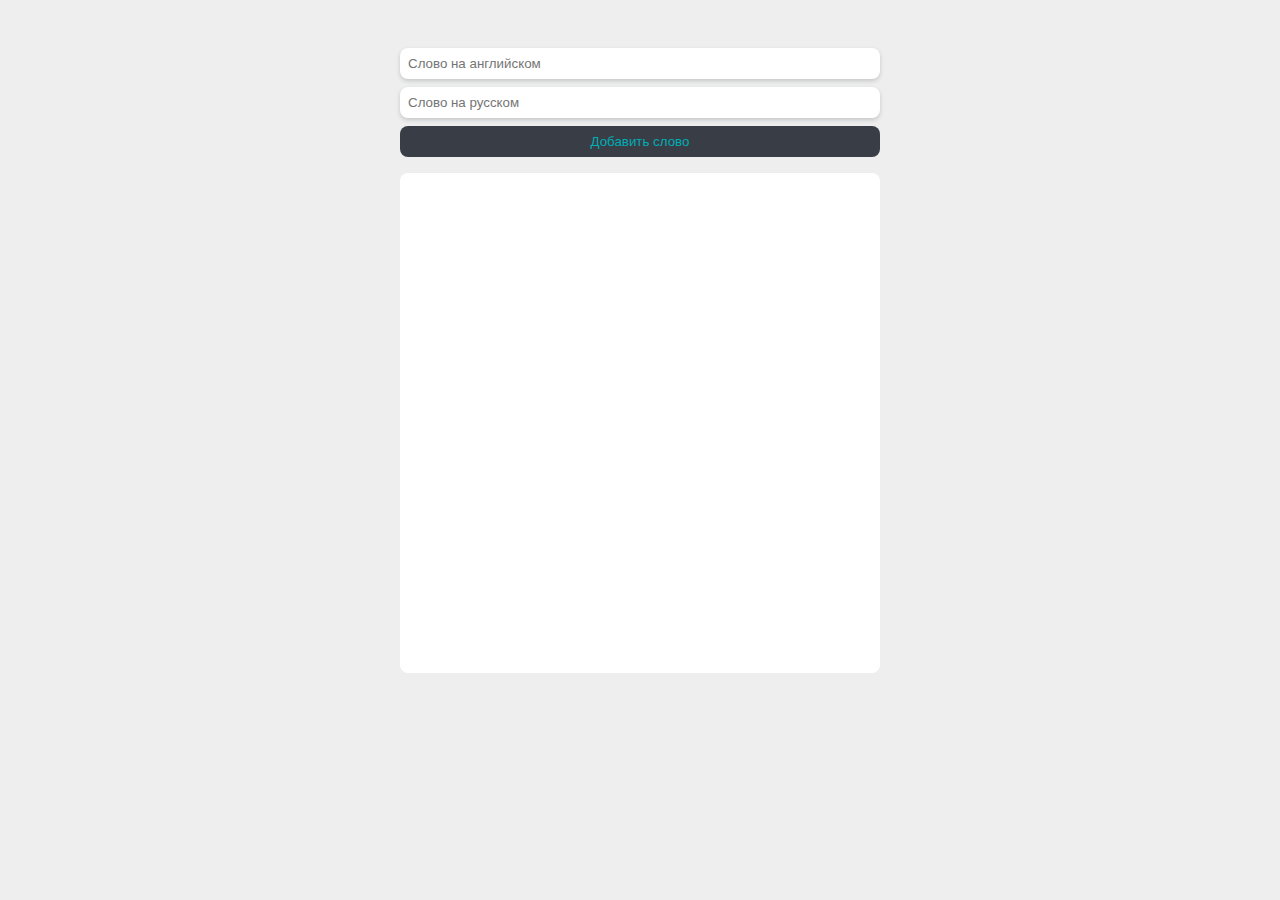
<file: add-hero/index.html>
<!DOCTYPE html>
<html lang="en">
  <head>
    <meta charset="UTF-8" />
    <meta name="viewport" content="width=device-width, initial-scale=1.0" />
    <link rel="stylesheet" href="./style.css" />

    <title>Add card word</title>
  </head>

  <body>
    <section class="container">
      <div class="addWordForm">
        <input
          type="text"
          id="englishWordInput"
          placeholder="Слово на английском" />

        <input
          type="text"
          id="russianWordInput"
          placeholder="Слово на русском" />

        <button id="addButton">Добавить слово</button>
      </div>

      <div id="wordsContainer">
        <!-- <div>
          <h3>Demo</h3>
          <p>Демо</p>
        </div> -->
      </div>
    </section>

    <script src="./index.js"></script>
  </body>
</html>
</file>
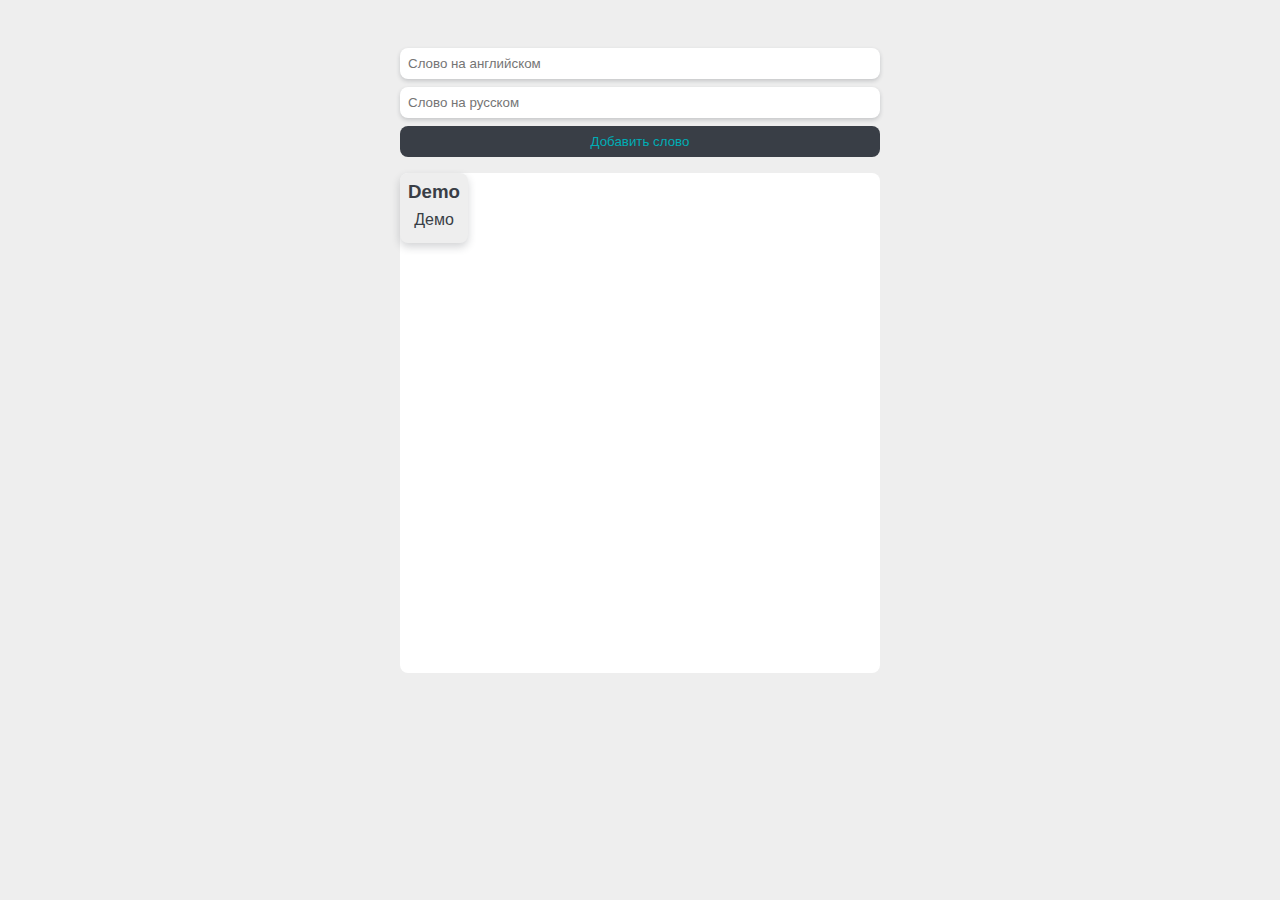
<file: add-something/index.html>
<!DOCTYPE html>
<html lang="en">
  <head>
    <meta charset="UTF-8" />
    <meta name="viewport" content="width=device-width, initial-scale=1.0" />
    <link rel="stylesheet" href="./style.css" />

    <title>Add card word</title>
  </head>
  <body>
    <div class="container">
      <div class="addWordForm">
        <input
          type="text"
          id="englishWordInput"
          placeholder="Слово на английском" />

        <input
          type="text"
          id="russianWordInput"
          placeholder="Слово на русском" />

        <button id="addButton">Добавить слово</button>
      </div>
      <div id="wordsContainer">
        <div>
          <h3>Demo</h3>
          <p>Демо</p>
        </div>
      </div>
    </div>
    <script src="./index.js"></script>
  </body>
</html>
</file>
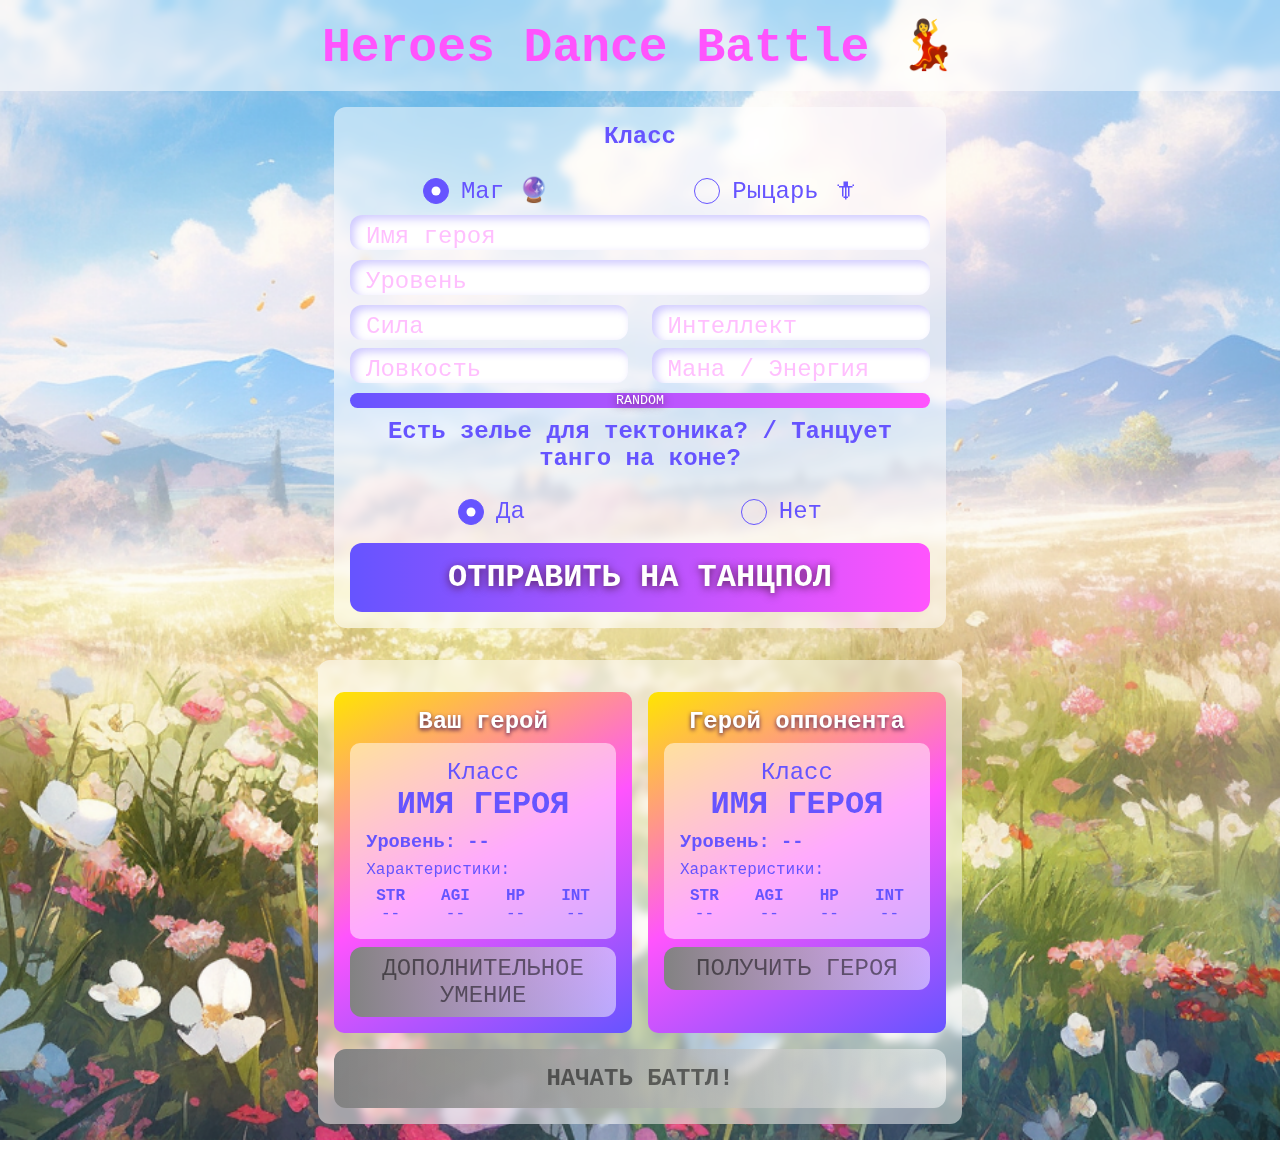
<file: dance-battle/index.html>
<!DOCTYPE html>
<html lang="en">
	<head>
		<meta charset="UTF-8" />
		<meta
			name="viewport"
			content="width=device-width, user-scalable=no, initial-scale=1.0, maximum-scale=1.0, minimum-scale=1.0"
		/>
		<meta http-equiv="X-UA-Compatible" content="ie=edge" />
		<title>Heroes Dance Battle 💃</title>
		<link rel="shortcut icon" href="images/favicon.ico" type="image/x-icon" />
		<link rel="stylesheet" href="styles.css" />
	</head>
	<body>
		<header>
			<div class="container">
				<h1 class="page-heading">Heroes Dance Battle 💃</h1>
			</div>
		</header>
		<main class="container">
			<div class="game-zones">
				<section class="form-wrapper">
					<form id="heroForm" class="form">
						<label class="radio-label-title">Класс</label>

						<div class="radio-row">
							<input class="radio-input" name="class" type="radio" id="classMage" value="Mage" checked />
							<label class="radio-label-text" for="classMage">Маг 🔮</label>

							<input class="radio-input" type="radio" id="classKnight" name="class" value="Knight" />
							<label class="radio-label-text" for="classKnight">Рыцарь 🗡</label>
						</div>
						<input class="form-input" type="text" id="name" name="name" maxlength="24" placeholder="Имя героя" />
						<input class="form-input" type="number" id="level" min="1" max="10" name="level" placeholder="Уровень" />

						<div class="form-parameters">
							<input
								class="form-input parameter-input"
								type="number"
								min="1"
								max="99"
								id="strength"
								name="strength"
								placeholder="Сила"
							/>
							<input
								class="form-input parameter-input"
								type="number"
								min="1"
								max="99"
								id="intelligence"
								name="intelligence"
								placeholder="Интеллект"
							/>
							<input
								class="form-input parameter-input"
								type="number"
								min="1"
								max="99"
								id="agility"
								name="agility"
								placeholder="Ловкость"
							/>
							<input
								class="form-input parameter-input"
								type="number"
								id="additionalStat"
								min="1"
								name="additionalStat"
								placeholder="Мана / Энергия"
							/>
						</div>
						<button id="randomBtn">Random</button>
						<label class="radio-label-title" id="additionalAbilityText"
							>Есть зелье для тектоника? / Танцует танго на коне?</label
						>
						<div class="radio-row">
							<input
								class="radio-input"
								type="radio"
								id="additionalAbilityTrue"
								name="additionalAbility"
								value="true"
								checked
							/>
							<label class="radio-label-text" for="additionalAbilityTrue">Да</label>

							<input
								class="radio-input"
								type="radio"
								id="additionalAbilityFalse"
								name="additionalAbility"
								value="false"
							/>
							<label class="radio-label-text" for="additionalAbilityFalse">Нет</label>
						</div>
						<button class="form-button" id="sendToBattleButton" type="button">Отправить на танцпол</button>
					</form>
				</section>

				<section class="battle-zone">
					<div class="cards">
						<div class="card-wrapper" id="hero1">
							<h2 class="card-heading">Ваш герой</h2>
							<div class="card">
								<div class="card-title">
									<h2 id="playerHeroClass" class="card-class">Класс</h2>
									<h2 id="playerHeroName" class="card-title-text">Имя героя</h2>
								</div>
								<div class="card-description">
									<h3 class="card-level">
										Уровень:
										<span id="playerHeroLevel" class="hero-level-amount">--</span>
									</h3>
									<p class="card-parameters-heading">Характеристики:</p>
									<div class="card-parameters">
										<div class="card-parameter">
											<p class="card-parameter-title">STR</p>
											<span id="playerHeroStrength" class="card-parameter-value">--</span>
										</div>
										<div class="card-parameter">
											<p class="card-parameter-title">AGI</p>
											<span id="playerHeroAgility" class="card-parameter-value">--</span>
										</div>
										<div class="card-parameter">
											<p class="card-parameter-title">HP</p>
											<span id="playerHeroHp" class="card-parameter-value">--</span>
										</div>
										<div class="card-parameter">
											<p class="card-parameter-title">INT</p>
											<span id="playerHeroIntelligence" class="card-parameter-value">--</span>
										</div>
									</div>
								</div>
							</div>
							<button id="doSkillButton" class="card-button" disabled>Дополнительное умение</button>
						</div>
						<div class="card-wrapper" id="hero2">
							<h2 class="card-heading">Герой оппонента</h2>
							<div class="card">
								<div class="card-title">
									<h2 id="enemyHeroClass" class="card-class">Класс</h2>
									<h2 id="enemyHeroName" class="card-title-text">Имя героя</h2>
								</div>
								<div class="card-description">
									<h3 class="card-level">
										Уровень:
										<span id="enemyHeroLevel" class="hero-level-amount">--</span>
									</h3>
									<p class="card-parameters-heading">Характеристики:</p>
									<div class="card-parameters">
										<div class="card-parameter">
											<p class="card-parameter-title">STR</p>
											<span id="enemyHeroStrength" class="card-parameter-value">--</span>
										</div>
										<div class="card-parameter">
											<p class="card-parameter-title">AGI</p>
											<span id="enemyHeroAgility" class="card-parameter-value">--</span>
										</div>
										<div class="card-parameter">
											<p class="card-parameter-title">HP</p>
											<span id="enemyHeroHp" class="card-parameter-value">--</span>
										</div>
										<div class="card-parameter">
											<p class="card-parameter-title">INT</p>
											<span id="enemyHeroIntelligence" class="card-parameter-value">--</span>
										</div>
									</div>
								</div>
							</div>
							<button id="getEnemyButton" class="card-button" disabled>Получить героя</button>
						</div>
					</div>
					<button id="startBattleButton" class="battle-zone-button" disabled>Начать баттл!</button>
				</section>
			</div>
		</main>
		<script src="./unsplash-api.js"></script>
		<script src="classes.js"></script>
		<script src="script.js"></script>
	</body>
</html>
</file>
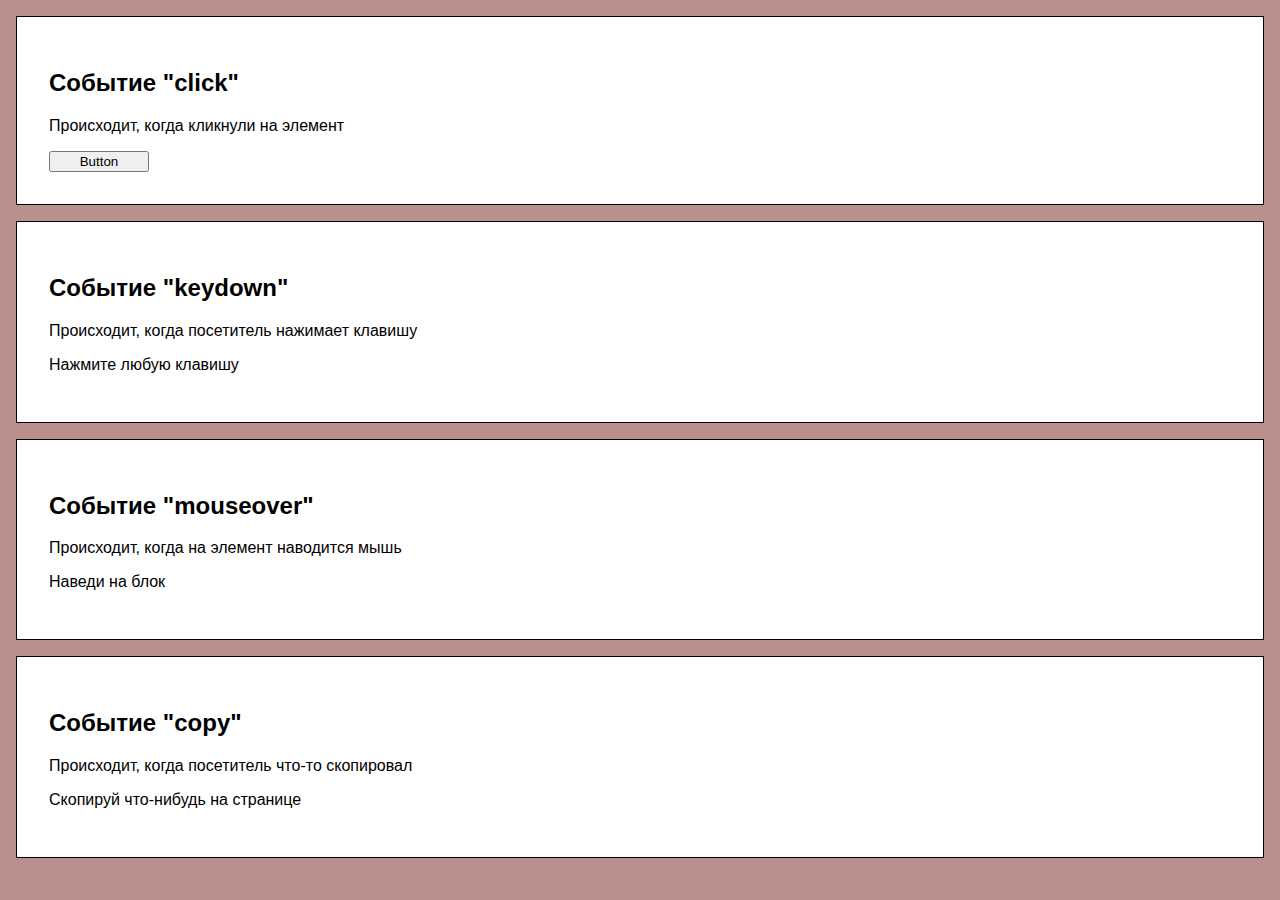
<file: event-demo/index.html>
<!DOCTYPE html>
<html>
  <head>
    <title>Events</title>
    <meta charset="UTF-8" />

    <link rel="styleshee" href="src/styles.css" />


    <style>
      body {
        margin: 0;
        font-family: sans-serif;
        background-color: rosybrown;
      }

      h3 {
        margin-top: 0;
      }

      .main {
        padding: 1rem;
      }

      .main__section {
        padding: 2rem;
        border: 1px solid black;
        margin-bottom: 1rem;
        background-color: white;
      }

      .my-button {
        min-width: 100px;
        margin-top: 1rem;
      }
    </style>
  </head>

  <body>

    <main class="main">

      <section class="main__section">
        <h2>Событие "click"</h2>
        <div>Происходит, когда кликнули на элемент</div>
        <button class="my-button">Button</button>
      </section>

      <section class="main__section">
        <h2>Событие "keydown"</h2>
        <div>Происходит, когда посетитель нажимает клавишу</div>
        <p id="last-key">Нажмите любую клавишу</p>
      </section>

      <section class="main__section" id="hover-me">
        <h2>Событие "mouseover"</h2>
        <p>Происходит, когда на элемент наводится мышь</p>
        <p>Наведи на блок</p>
      </section>

      <section class="main__section">
        <h2>Событие "copy"</h2>
        <p>Происходит, когда посетитель что-то скопировал</p>
        <p id="copy">Скопируй что-нибудь на странице</p>
      </section>

    </main>
  </body>
  <script src="./index.js"></script>

</html>
</file>
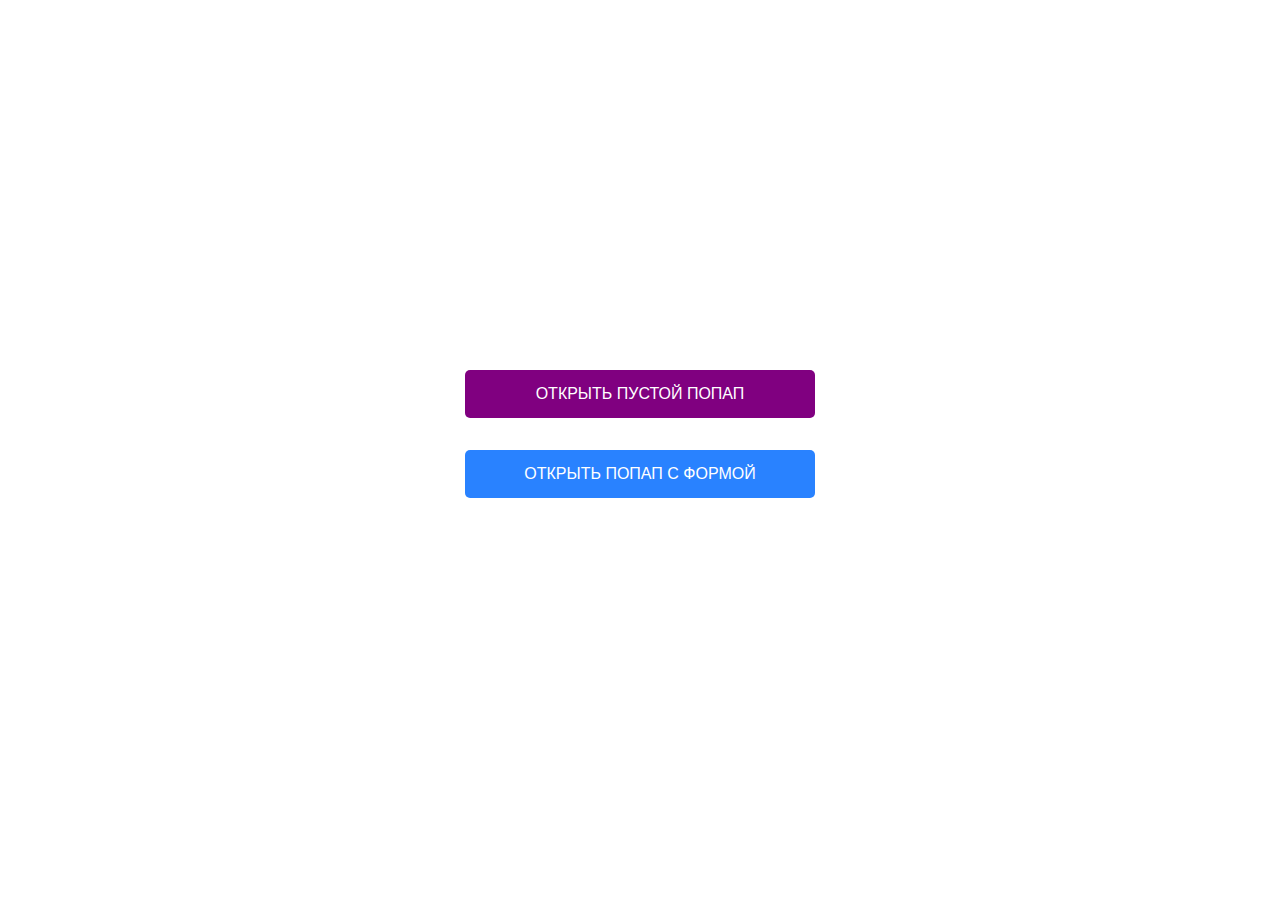
<file: inherit-demo/index.html>
<!DOCTYPE html>
<html lang="en">
  <head>
    <meta charset="UTF-8" />
    <meta name="viewport" content="width=device-width, initial-scale=1.0" />
    <title>Document</title>
    <link href="./style/style.css" rel="stylesheet" />
  </head>
  <body>
    <div class="wrapper">
      <a href="#" class="open-popup">Открыть пустой попап</a>
      <a href="#" class="open-popup open-popup_form">Открыть попап с формой</a>
    </div>

    <div class="popup__bg">
      <div class="popup">
        <svg
          class="close-popup"
          xmlns="http://www.w3.org/2000/svg"
          width="24"
          height="24"
          viewBox="0 0 24 24">
          <path
            fill="purple"
            d="M23.954 21.03l-9.184-9.095 9.092-9.174-2.832-2.807-9.09 9.179-9.176-9.088-2.81 2.81 9.186 9.105-9.095 9.184 2.81 2.81 9.112-9.192 9.18 9.1z" />
        </svg>
      </div>
    </div>

    <form id="form" class="popup popup_form">
      <svg class="close-popup" xmlns="http://www.w3.org/2000/svg" width="24" height="24" viewBox="0 0 24 24"><path fill="#2982ff" d="M23.954 21.03l-9.184-9.095 9.092-9.174-2.832-2.807-9.09 9.179-9.176-9.088-2.81 2.81 9.186 9.105-9.095 9.184 2.81 2.81 9.112-9.192 9.18 9.1z"/></svg>
      <label>
          <input id="inputName" type="text" name="name">
          <div class="label__text">
              Ваше имя
          </div>
      </label>
      <label>
          <input id="inputPhone" type="tel" name="tel">
          <div class="label__text">
              Ваш телефон
          </div>
      </label>
      <label>
          <textarea id="textMessage" name="message"></textarea>
          <div class="label__text">
              Ваше сообщение
          </div>
      </label>
      <button id="submitFormButton" type="submit">Отправить</button>
  </form>
</div>  

    <script type="module" src="./js/index.js"></script>
  </body>
</html>
</file>
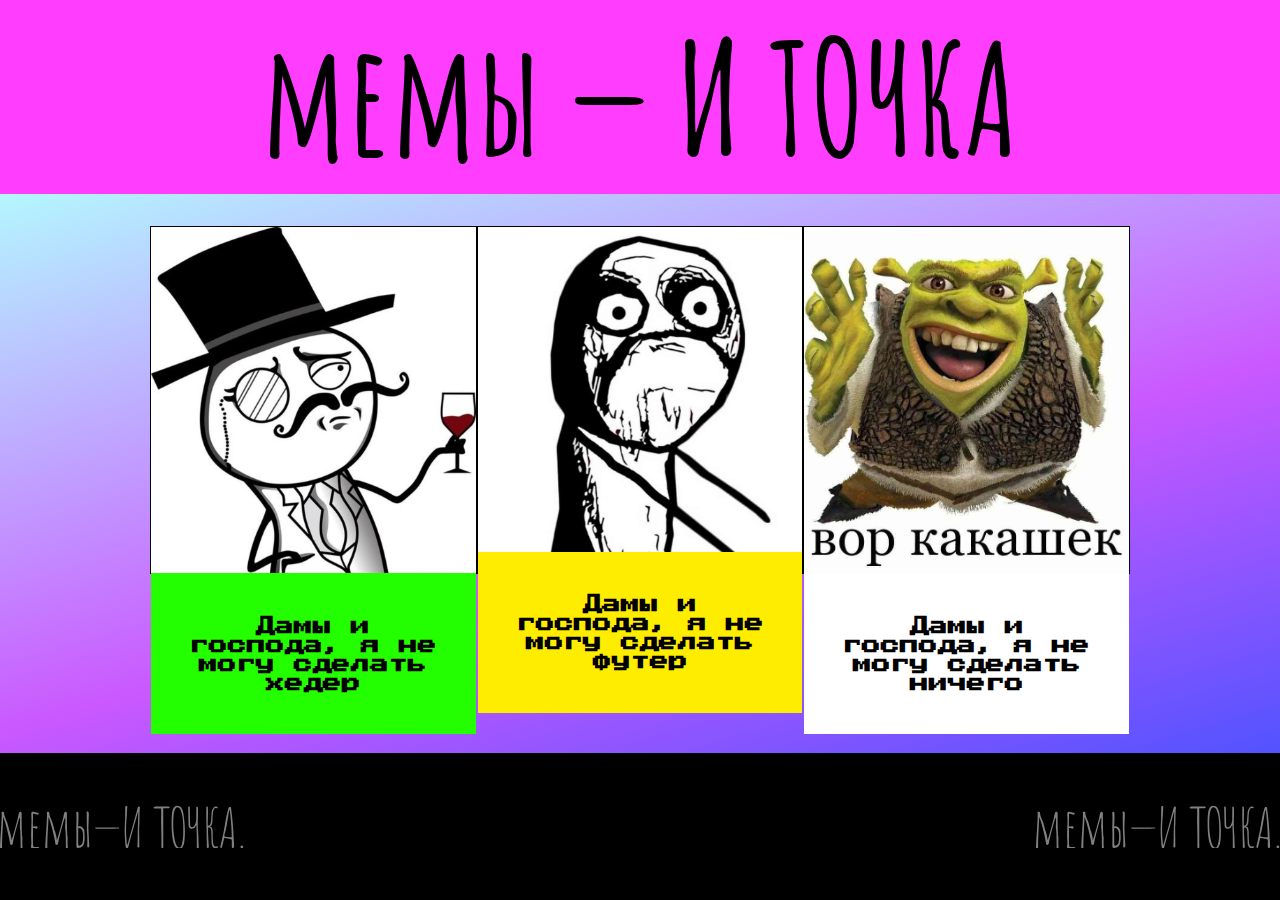
<file: mems/index.html>
<!DOCTYPE html>
<html lang="en">
  <head>
    <meta charset="UTF-8" />
    <meta name="viewport" content="width=device-width, initial-scale=1.0" />
    <title>Мэмы</title>

    <link rel="preconnect" href="https://fonts.googleapis.com">
    <link rel="preconnect" href="https://fonts.gstatic.com" crossorigin>
    <link href="https://fonts.googleapis.com/css2?family=Amatic+SC&family=Inter:wght@300&display=swap" rel="stylesheet">

    <link rel="preconnect" href="https://fonts.googleapis.com">
    <link rel="preconnect" href="https://fonts.gstatic.com" crossorigin>
    <link href="https://fonts.googleapis.com/css2?family=Press+Start+2P&display=swap" rel="stylesheet">

    <link rel="stylesheet" href="./style.css" />

  </head>
  <body>
    <page class="page">
      <header class="header">
        <div class="header__container">
          <h1>мемы — И ТОЧКА</h1>
        </div>
      </header>
      <section class="content">
        <div class="content__container">
          
            <div class="card">
            <a class="card__container" href="./mem1.html">
              <img class="card__image" src="./images/mem1.png">
              <div class="card__description card__description_first">
                <h3>Дамы и господа, я не могу сделать хедер</h3>
              </div>
            </a> 
            </div>

              <div class="card">
                <a class="card__container" href="./mem2.html">
                  <img class="card__image" src="./images/mem5.jpg">
                  <div class="card__description card__description_second">
                    <h3>Дамы и господа, я не могу сделать футер</h3>
                  </div>
                </a> 
              </div>
                
            <div class="card">
              <a class="card__container" href="./mem3.html">
                <img class="card__image" src="./images/mem9.jpg">
                <div class="card__description card__description_third">
                  <h3>Дамы и господа, я не могу сделать ничего</h3>
                </div>
              </a> 
            </div>
      </section>
      <footer class="footer">
        <div class="footer__container">
          <img class="footer__logo"  src="./images/logo.svg"/>
          <img class="footer__logo"  src="./images/logo.svg"/>
        </div>
      </footer>
    </page>
  </body>
</html>
</file>
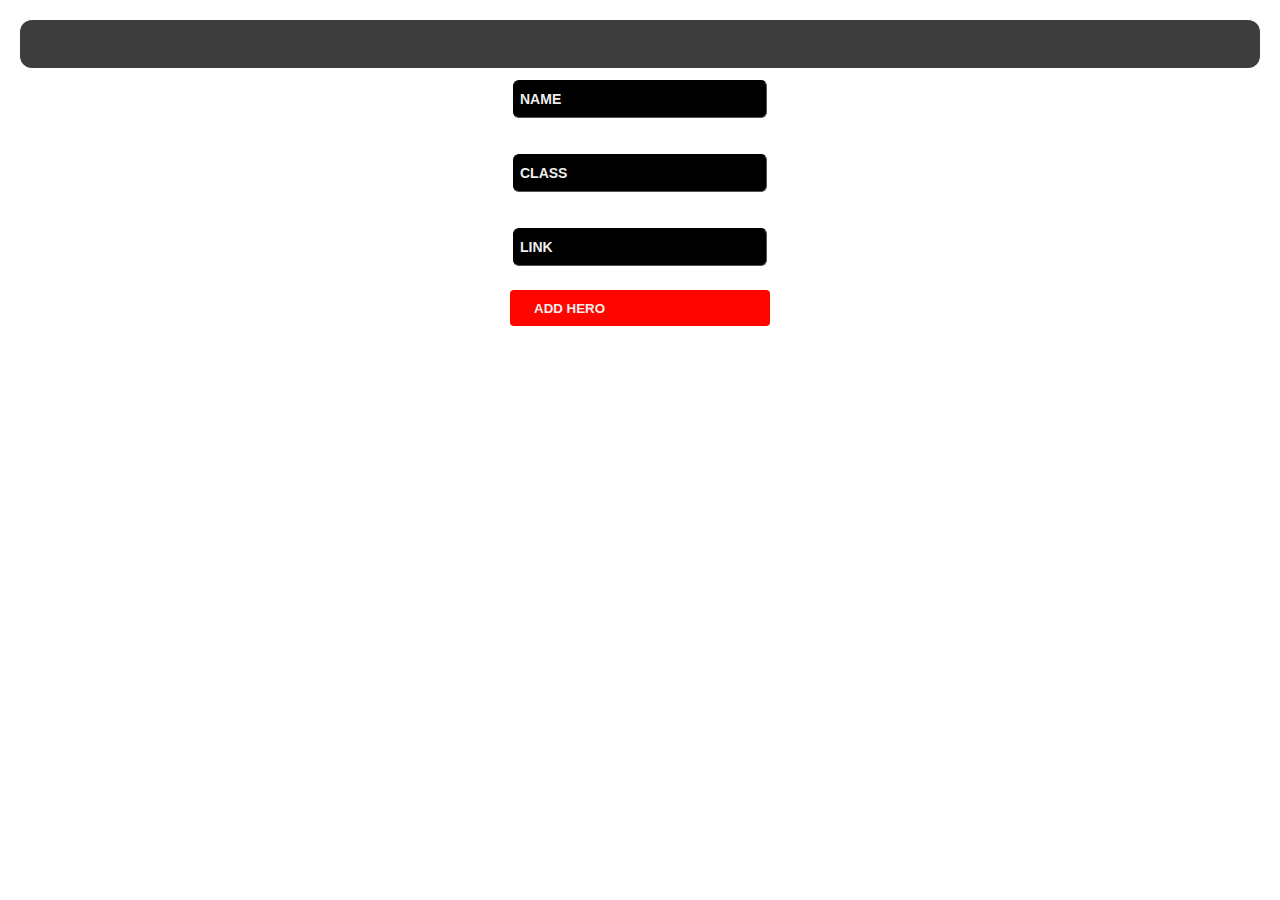
<file: server-demo/index.html>
<!DOCTYPE html>
<html lang="en">
  <head>
    <meta charset="UTF-8" />
    <meta
      name="viewport"
      content="width=device-width, user-scalable=no, initial-scale=1.0, maximum-scale=1.0, minimum-scale=1.0" />
    <meta http-equiv="X-UA-Compatible" content="ie=edge" />
    <title>Heroes Dota</title>
    <link href="./style.css" rel="stylesheet" />
  </head>
  <body>
    <main>
      <div class="container">
        <div class="heroes__wrapper">
          <div id="heroesContainer"></div>
        </div>
        <div class="form__input">
          <div class="input__container">
              <input
                class="input"
                type="text"
                id="heroName"
                placeholder="NAME"
                />

              <input
                class="input"
                type="text"
                id="heroClass"
                maxlength="30"
                minlength="1"
                placeholder="CLASS"
                aria-label="Hero calss" />

              <input
                class="input"
                id="heroImage"
                type="url"
                placeholder="LINK"
                aria-label="Hero image" />

                  <button id="addButton" class="button">ADD HERO</button>
            </div>

          </div>
        </div>
      </div>
    </main>
    <script src="./index.js"></script>
  </body>
</html>
</file>
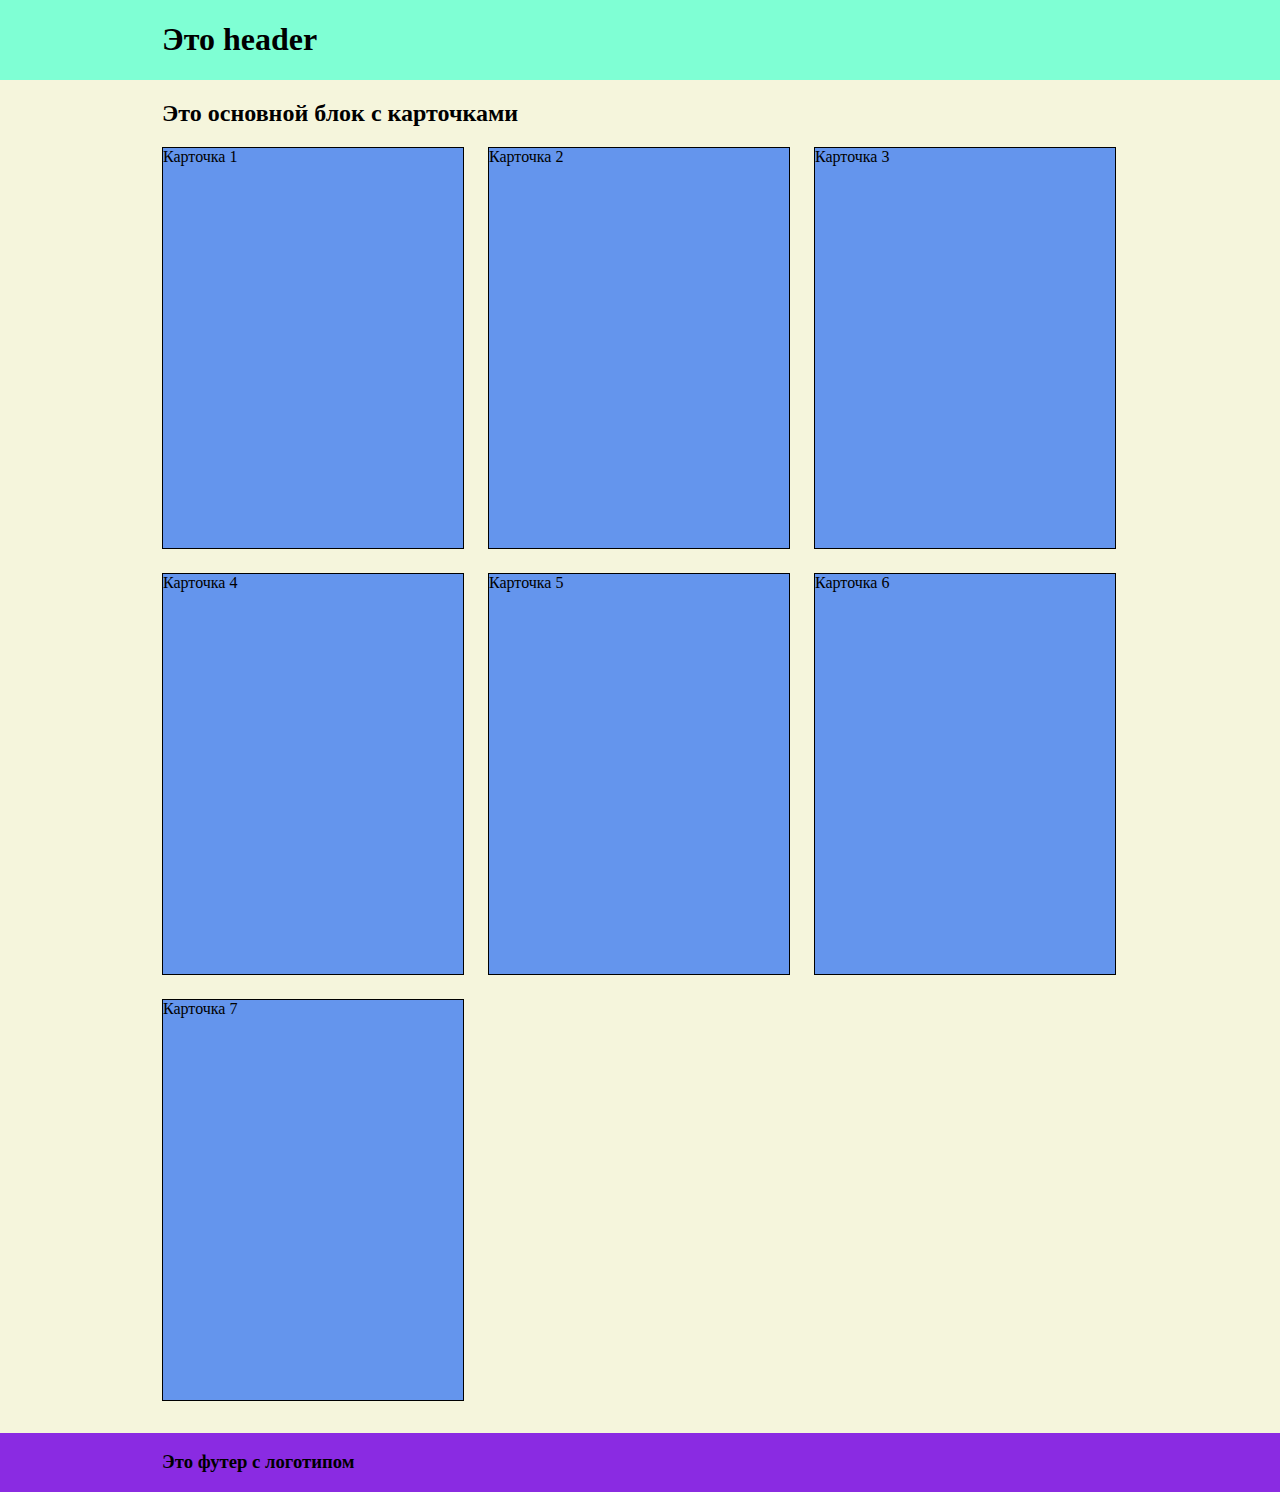
<file: example.html>
<!DOCTYPE html>
<html lang="en">
  <head>
    <meta charset="UTF-8" />
    <meta name="viewport" content="width=device-width, initial-scale=1.0" />
    <title>Document</title>
    <link rel="stylesheet" href="./example.css" />
  </head>
  <body>
    <page class="page">
      <header class="header">
        <div class="header__container">
            <h1>Это header</h1>
        </div>
      </header>
      <section class="content">
        <div class="content__container">
            <h2>Это основной блок с карточками</h2>
            <div class="cards">
                <div class="card">Карточка 1</div>
                <div class="card">Карточка 2</div>
                <div class="card">Карточка 3</div>
                <div class="card">Карточка 4</div>
                <div class="card">Карточка 5</div>
                <div class="card">Карточка 6</div>
                <div class="card">Карточка 7</div>
            </div>
        </div>
      </section>
      <footer class="footer">
        <div class="footer__container">
            <h3>Это футер c логотипом</h3>
        </div>
      </footer>
    </page>
  </body>
</html>
</file>
<file: add-hero/style.css>
* {
  margin: 0;
  padding: 0;
  box-sizing: border-box;
}

body {
  background-color: #eeeeee;
}

.container {
  max-width: 480px;
  margin: 0 auto;
  padding: 32px 0;
}

#wordsContainer {
  display: flex;
  gap: 32px;

  font-family: sans-serif;
  flex-wrap: wrap;

  /* border: 2px solid #393e46; */
  background-color: white;
  border-radius: 8px;
  min-height: 500px;
}

#wordsContainer > div {
  padding: 8px;

  display: flex;
  flex-direction: column;
  align-items: center;
  gap: 8px;

  border-radius: 8px;
  box-shadow: 0px 4px 8px 0px rgba(34, 40, 49, 0.2);

  background-color: #eeeeee;
  color: #393e46;
  max-height: 70px;
}

#wordsContainer p {
  color: #393e46;
}

.addWordForm {
  margin-top: 16px;
  display: inline-flex;
  flex-direction: column;
  align-items: center;

  gap: 8px;
  width: 100%;
}

input,
button {
  padding: 8px;
  border: none;
  border-radius: 8px;
  width: 100%;
}

input,
button:focus {
  outline: none;
}

input {
  box-shadow: 0px 2px 4px 0px rgba(34, 40, 49, 0.2);
}

button {
  cursor: pointer;

  color: #00adb5;
  background-color: #393e46;
  transition: all 0.5s linear;
  margin-bottom: 16px;
}

button:hover {
  transform: scale(0.95);
}

.visible {
    display: block;
}
</file>
<file: add-something/style.css>
* {
  margin: 0;
  padding: 0;
  box-sizing: border-box;
}

body {
  background-color: #eeeeee;
}

.container {
  max-width: 480px;
  margin: 0 auto;
  padding: 32px 0;
}

#wordsContainer {
  display: flex;
  gap: 32px;

  font-family: sans-serif;
  flex-wrap: wrap;

  /* border: 2px solid #393e46; */
  background-color: white;
  border-radius: 8px;
  min-height: 500px;
}

#wordsContainer > div {
  padding: 8px;

  display: flex;
  flex-direction: column;
  align-items: center;
  gap: 8px;

  border-radius: 8px;
  box-shadow: 0px 4px 8px 0px rgba(34, 40, 49, 0.2);

  background-color: #eeeeee;
  color: #393e46;
  max-height: 70px;
}

#wordsContainer p {
  color: #393e46;
}

.addWordForm {
  margin-top: 16px;
  display: inline-flex;
  flex-direction: column;
  align-items: center;

  gap: 8px;
  width: 100%;
}

input,
button {
  padding: 8px;
  border: none;
  border-radius: 8px;
  width: 100%;
}

input,
button:focus {
  outline: none;
}

input {
  box-shadow: 0px 2px 4px 0px rgba(34, 40, 49, 0.2);
}

button {
  cursor: pointer;

  color: #00adb5;
  background-color: #393e46;
  transition: all 0.5s linear;
  margin-bottom: 16px;
}

button:hover {
  transform: scale(0.95);
}

.visible {
    display: block;
}
</file>
<file: dance-battle/styles.css>
* {
	margin: 0;
	padding: 0;
	box-sizing: border-box;
}

body {
	min-height: 100vh;
	display: flex;
	flex-direction: column;

	font-size: 16px;
	font-family: 'Roboto Mono', monospace;

	/* background-image: url('images/background.png'); */
	background-size: cover;
	background-repeat: no-repeat;
	background-position: center;
}
button {
	cursor: pointer;
	width: 100%;
	border-radius: 12px;
	border: none;

	font-weight: 400;
	font-family: 'Roboto Mono', monospace;
	text-transform: uppercase;
	color: #ffffff;
	text-shadow: 0 2px 8px #541d53;

	background: linear-gradient(-90deg, #ff54fd 0%, #6654ff 100%);
}
button:disabled {
	cursor: not-allowed;
	color: #00000080;
	text-shadow: none;
	background: linear-gradient(90deg, #828282 0%, #ffffff80 100%);
}
header {
	background: #ffffff80;
	backdrop-filter: blur(4px);
}
main {
	flex: 1;
	display: flex;
	align-items: center;
}
.container {
	max-width: 1440px;
	margin: 0 auto;
	padding: 16px;
}

.game-zones {
	display: flex;
	justify-content: center;
	flex-wrap: wrap;
	gap: 32px;
}

.page-heading {
	font-size: 48px;
	text-align: center;
	color: #ff54fd;
}

.form-wrapper {
	display: flex;
	flex-direction: column;
	align-items: center;
}
.form-wrapper,
.battle-zone {
	padding: 16px;
	border-radius: 12px;

	background: #ffffff80;
	backdrop-filter: blur(4px);
}
.form {
	max-width: 580px;
	display: flex;
	flex-direction: column;
	align-items: center;
	gap: 10px;
}

.form-input {
	padding: 8px 16px 0;
	width: 100%;
	border-radius: 12px;
	border: none;

	font-size: 24px;
	text-overflow: ellipsis;
	font-family: 'Roboto Mono', monospace;
	color: #6654ff;

	background: #fff;
	box-shadow: 4px 4px 8px 0 #6654ff50 inset;
}

.form-input:focus {
	outline: none;
}

.form-input::placeholder {
	color: #ff54fd60;
}

.radio-row {
	width: 100%;
	margin-top: 16px;
	display: flex;
	justify-content: space-around;
}

.radio-input {
	position: absolute;
	z-index: -1;
	opacity: 0;
}

.radio-input + label {
	cursor: pointer;
	display: inline-flex;
	align-items: center;
	user-select: none;
}

.radio-input + label::before {
	content: '';
	display: inline-block;
	width: 1em;
	height: 1em;
	border: 1px solid #6654ff;
	border-radius: 50%;
	margin-right: 0.5em;
	background-repeat: no-repeat;
	background-position: center center;
	background-size: 50% 50%;
}

.radio-input:checked + label::before {
	border-color: #6654ff;
	background-color: #6654ff;
	background-image: url("data:image/svg+xml,%3csvg xmlns='http://www.w3.org/2000/svg' viewBox='-4 -4 8 8'%3e%3ccircle r='3' fill='%23fff'/%3e%3c/svg%3e");
}

.radio-label-text,
.radio-label-title {
	text-align: center;
	font-size: 24px;
	color: #6654ff;
}

.radio-label-title {
	font-weight: 700;
}

.form-parameters {
	display: flex;
	flex-wrap: wrap;
	justify-content: space-between;
	gap: 8px;
}

.parameter-input {
	max-width: 48%;
}

.form-button {
	margin-top: 8px;
	padding: 16px 0;
	font-size: 32px;
	font-weight: 700;
}

#errorText {
	color: #ff5656;
}

.cards {
	margin-top: 16px;
	display: flex;
	flex-wrap: wrap;
	justify-content: center;
	gap: 16px;
}

.card-wrapper {
	flex: 1;
	max-width: 346px;
	padding: 16px;

	border-radius: 10px;

	background: linear-gradient(152deg, #ffe500 0%, #ff54fd 50.24%, #6654ff 100%);
}

.card-heading {
	text-align: center;
	font-size: 24px;

	color: #ffffff;
	text-shadow: 0 2px 4px #541d53;
}

.card {
	margin-top: 8px;
	padding: 16px;
	width: 100%;
	display: flex;
	flex-direction: column;
	border-radius: 10px;
	gap: 8px;

	background: #ffffff80;
	backdrop-filter: blur(4px);

	color: #6654ff;

	overflow: hidden;
}

.card-class {
	font-size: 24px;
	text-align: center;
	font-weight: 300;
}
.card-title-text {
	font-size: 32px;
	font-weight: 700;
	text-transform: uppercase;
	text-align: center;
}

.card-description-text {
	font-weight: 400;
	text-align: center;
}
.card-parameters-heading {
	margin: 8px 0;
}
.card-parameters {
	display: flex;
	justify-content: space-around;
	gap: 16px;
}

.card-parameter {
	display: flex;
	flex-direction: column;
	align-items: center;
}

.card-parameter-title {
	font-weight: 700;
	text-transform: uppercase;
}

.card-parameter-value {
	font-weight: 300;
	font-size: 16px;
}
.card-button {
	margin-top: 8px;
	padding: 8px;
	font-size: 24px;
}

.battle-zone-button {
	margin-top: 16px;
	padding: 16px;
	font-size: 24px;
	font-weight: 700;

	background: linear-gradient(90deg, #00ff19 0%, #6654ff 100%);
}

.winner-outline {
	outline: solid 5px #00ffaa;
	transform: scale(105%);
}
@media screen and (max-width: 752px) {
	.page-heading {
		font-size: 32px;
	}

	.form-input,
	.card-description,
	.card-parameter-value,
	.radio-label-text,
	.radio-label-title,
	.form-button {
		font-size: 24px;
	}

	.form-button {
		margin-top: 4px;
	}

	.form,
	.cards {
		gap: 16px;
	}

	.cards {
		margin-top: 16px;
	}
}

@media screen and (max-width: 394px) {
	.page-heading {
		font-size: 24px;
	}
}
</file>
<file: inherit-demo/style/style.css>
* {
    box-sizing: border-box;
}

body {
    margin: 0;
    padding: 0;
    font-family: 'Montserrat', sans-serif;
}

.wrapper {
    display: flex;
    flex-direction: column;
    align-items: center;
    justify-content: center;
    width: 100%;

    height: 100vh;
}

.open-popup {
    display: inline-block;
    padding: 15px 30px;
    text-transform: uppercase;
    background: purple; 
    color: #fff;
    text-decoration: none;
    font-weight: 500;
    border-radius: 5px;
    width: 350px;
    text-align: center;
    margin-bottom: 32px;
}

.open-popup_form {
    background: #2982ff;
}

.popup__bg {
    position: fixed;
    top: 0;
    left: 0;
    width: 100%;
    height: 100vh;
    background: rgba(0,0,0,0.5);
    opacity: 0;
    pointer-events: none;
    transition: 0.5s all;
}

.popup__bg.active {
    opacity: 1;
    pointer-events: all;
    transition: 0.5s all;
}

.popup {
    position: absolute;
    top: 50%;
    left: 50%;
    transform: translate(-50%, -50%) scale(0);
    background: #fff;
    width: 400px;
    padding: 25px;
    transition: 0.5s all;
    border-radius: 20px;
    min-height: 300px;
}

.popup.active {
    transform: translate(-50%, -50%) scale(1);
    transition: 0.5s all;
}

.close-popup {
    position: absolute;
    top: 10px;
    right: 10px;
    cursor: pointer;
}

.popup label {
    width: 100%;
    margin-bottom: 25px;
    display: flex;
    flex-direction: column-reverse;
}

.popup .label__text {
    font-size: 14px;
    text-transform: uppercase;
    font-weight: 500;
    color: #cfd0d3;
    margin-bottom: 5px;
}

.popup input {
    height: 45px;
    font-size: 18px;
    border: none;
    outline: none;
    border-bottom: 1px solid #cfd0d3;
}

.popup input:focus {
    border-bottom: 1px solid #2982ff;
}

.popup input:focus + .label__text {
    color: #2982ff;
}

.popup textarea {
    resize: none;
    width: 100%;
    height: 150px;
    border: none;
    outline: none;
    border-bottom: 1px solid #cfd0d3;
    font-size: 18px;
    padding-top: 5px;
}

.popup textarea:focus {
    border-bottom: 1px solid #2982ff;
}

.popup textarea:focus + .label__text {
    color: #2982ff;
}

.popup button {
    width: 100%;
    height: 45px;
    display: flex;
    align-items: center;
    justify-content: center;
    color: #fff;
    font-size: 18px;
    border: 2px solid #2982ff;
    background: #2982ff;
    cursor: pointer;
    text-transform: uppercase;
    transition: 0.5s all;
   
}

.popup button:hover {
    background: #fff;
    color:#2982ff;
    transition: 0.5s all;
}
</file>
<file: mems/style.css>
@import url('./fonts/fonts.css');

body {
  padding: 0;
  margin: 0;
}

.header {
  background-color: rgba(255, 61, 254, 1);
  font-family: 'Amatic SC', sans-serif;
  font-weight: 400;
  font-size: 77px;
  height: 110xp;
}

.header__container,
.content__container
{
  margin: 0 auto;
  max-width: 1440px;
}

.content__container {
  display: flex;
  padding: 32px 150px;
  justify-content: space-between;
  box-sizing: border-box;
  /* flex-basis: 346px; */
}

.header h1 {
  margin: 0;
  text-align: center;
}

.content {
  background: linear-gradient(163.8deg, #B4F6FF 0%, #CA58FF 57.93%, #5253FF 100%);

  flex-grow: 1;
  /* flex: 1 0 auto; */

  /* flex-shrink: 0;
  flex-basis: auto; */
  /* flex-grow: 1; https://doka.guide/css/flex-grow/
  flex-shrink: 0; https://doka.guide/css/flex-shrink/ Если в контейнере не хватает места для расположения всех элементов без изменения размеров, то свойство flex-shrink указывает, в каких пропорциях элемент будет уменьшаться.
  flex-basis: auto;  https://doka.guide/css/flex-basis/ */
}

.footer {
  background-color: rgba(0, 0, 0, 1);
}

.footer__container {
  /* border: 1px solid white; */
  max-width: 1440px;
  margin: 0 auto;
  /* text-align: center; */
  display: flex;
  justify-content: space-between;
}

.footer__logo {
  padding-top: 52px;
  padding-bottom: 52px;
}

.card {
  width: 346px;
  height: 346px;

  background-color: cornflowerblue;
  border: 1px solid black;
  /* border: 1px solid gray; */
}

.card__container {
  display: flex;
  width: 100%;
  height: 100%;
  flex-direction: column;
  
  color: inherit; 
  text-decoration: inherit; /* no underline */
  text-decoration: none;

}

.card__image {
  max-width: 100%;
  max-height: 100%;
}

.cards {
  width: 100%;
  display: flex;
  flex-wrap: wrap;
  justify-content: flex-start;
  row-gap: 24px;
  column-gap: 24px;
  padding-bottom: 32px;
}

.page {
  display: flex;
  flex-direction: column;
  min-height: 100vh;
}


.card__description {
  padding: 24px 32px;
  font-family: 'Press Start 2P';
  text-align: center;
}

.card__description_first {
  background-color: #24FF00;
}

.card__description_second {
  background-color: #FFED00;
}

.card__description_third {
  background-color: #fff;
}
</file>
<file: server-demo/style.css>
@import url('https://fonts.googleapis.com/css2?family=Manrope:wght@200;300;400;500;600;700;800&display=swap');

html {
    background: center/cover no-repeat url("https://images.unsplash.com/photo-1521846562476-9c2446539e47?q=80&w=2071&auto=format&fit=crop&ixlib=rb-4.0.3&ixid=M3wxMjA3fDB8MHxwaG90by1wYWdlfHx8fGVufDB8fHx8fA%3D%3D");
    height: 100%;
}

body {
    box-sizing: border-box;
    margin: unset;
    font-family: 'Manrope', sans-serif;
}

p {
    font-weight: bold;
}

.container {
    display: block;
    justify-content: center;
    /* min-height: 100%; */
    max-width: 1440px;
    margin:0 auto;
    /* background: rgba(255, 0, 222, 0.1); */
    padding: 20px;
    border-radius: 20px;
    /* box-shadow: 1px 3px 7px rgba(255, 0, 222, 0.2); */
}

.form__input {
    box-sizing: border-box;
    display: flex;
    justify-content: center;
}

.input__container {
    display: flex;
    align-items: center;
    flex-direction: column;
    width: 540px;
    gap: 24px;
}

.input__group {
    display: flex;
    justify-content: space-between;
}

.input {
    outline: none;
    border: black inset 1px;
    padding: 2px 6px 2px 6px;
    margin-top: 12px;
    border-radius: 6px;
    background: rgba(40, 15, 30, 0.9);
    background: black;
    color: #eeeeee;
    font-size: 14px;
    font-weight: bold;
    height: 32px;
    width: 240px;
    user-select: none;
}

.input::placeholder {
    color: #eeeeee;
}

#heroesContainer {
    display: flex;
    padding: 12px;
    gap: 12px;
    /* width: 100vh; */
    flex-wrap: wrap;
    /* justify-content: space-between; */
}

::-webkit-scrollbar {
    width: 10px;
    height: 10px;
}

::-webkit-scrollbar-track {
    background: rgba(12, 12, 12, 0.25);
}

::-webkit-scrollbar-thumb {
    background: rgba(255, 0, 174, 0.25);
    border-radius: 48px;
}

::-webkit-scrollbar-thumb:hover {
    background: rgba(255, 0, 174, 0.20);
}

::-webkit-scrollbar-button:horizontal:decrement {
    border-width: 0 8px 8px 8px;
    border-color: transparent transparent #555555 transparent;
}

::-webkit-scrollbar-button:single-button:horizontal:increment {
    border-width: 8px 8px 0 8px;
    border-color: #555555 transparent transparent transparent;
}

.heroes__card {
    box-sizing: border-box;
    flex: 0 0 auto;
    background: white;
    color: #eeeeee;
    width: 220px;
    height: 300px;
    /* box-shadow: 3px 1px 3px rgba(255, 5, 0, 0.04); */
    border-radius: 14px;
    padding: 12px;
    gap: 24px;
}

.card__image {
    position: relative;
    background: center;
    width: 100%;
    height: 100%;
    border-radius: 6px;
}

.card__info {
    background: rgba(0, 0, 0, 0.8);
    width: 100%;
    position: absolute;
    bottom: 0;
    border-radius: 0 0 6px 6px;
}

.card__info_content {
    padding: 0 12px 12px 12px;
}

.button__wrapper {
    display: flex;
    justify-content: end;
    margin-top: 24px;
}

.button {
    display: flex;
    height: 36px;
    padding: 12px 24px 12px 24px;
    align-items: center;
    cursor: pointer;
    color: #eeeeee;
    background: rgb(255, 5, 0);
    border-radius: 4px;
    border: none;
    font-weight: bold;
    user-select: none;
    width: 260px
}

.delete__button {
    position: absolute;
    top: -4px;
    right: 0px;
    margin: 6px auto auto auto;
    background: none;
    border: none;
    outline: none;
    user-select: none;
    cursor: pointer;
}

svg {
    display: flex;
    background: rgba(0, 0, 0, 0.6);
    border-radius: 4px;
    color: #cccccc;
    justify-content: center;
    align-items: center;
}

.heroes__wrapper {
    display: flex;
    padding: 12px;
    background: rgba(12, 12, 12, 0.8);
    /* box-shadow: 6px 3px 6px rgba(1, 1, 1, 0.3); */
    border-radius: 12px;
    justify-content: center;
}



/* @media (max-width: 1440px) {
    .container {
        width: 1000px;
    }
}

@media (max-width: 1040px) {
    .container {
        width: 800px;
    }
}

@media (max-width: 840px) {
    .container {
        width: 600px;
    }
}

@media (max-width: 980px) {
    .input__group {
        flex-direction: column;
        padding-right: 24px;
    }

    .input {
        width: 100%;
    }

    .input#heroClass {
        margin-top: 24px;
    }

    .button__wrapper {
        justify-content: start;
    }

    .button {
        width: 100%;
    }
}

@media (max-width: 640px) {
    .container {
        width: 400px;
    }
}

@media (max-width: 440px) {
    .container {
        width: 85%;
    }

    #heroesContainer {
        width: 100%;
    }

    .heroes__card {
        width: 60%;
        height: 200px;
    } */
/* } */
</file>
<file: example.css>
body {
  padding: 0;
  margin: 0;
}

.header {
  background-color: aquamarine;
}

.header__container, .content__container, .footer__container {
    margin: 0 auto;
    max-width: 956px;
}


.content {
  background-color: beige;
  flex-grow: 1;
  /* flex: 1 0 auto; */

  /* flex-shrink: 0;
  flex-basis: auto; */
  /* flex-grow: 1; https://doka.guide/css/flex-grow/
  flex-shrink: 0; https://doka.guide/css/flex-shrink/ Если в контейнере не хватает места для расположения всех элементов без изменения размеров, то свойство flex-shrink указывает, в каких пропорциях элемент будет уменьшаться.
  flex-basis: auto;  https://doka.guide/css/flex-basis/ */
}



.footer {
  background-color: blueviolet;
}


.card {
  width: 300px;
  height: 400px;
  background-color: cornflowerblue;
  border: 1px solid black;
}

.cards {
    width: 100%;
    display: flex;
    flex-wrap: wrap;
    justify-content: flex-start;
    row-gap: 24px;
    column-gap: 24px;
    padding-bottom: 32px;
}

.page {
    display: flex;
    flex-direction: column;
    min-height: 100vh;
}
</file>
